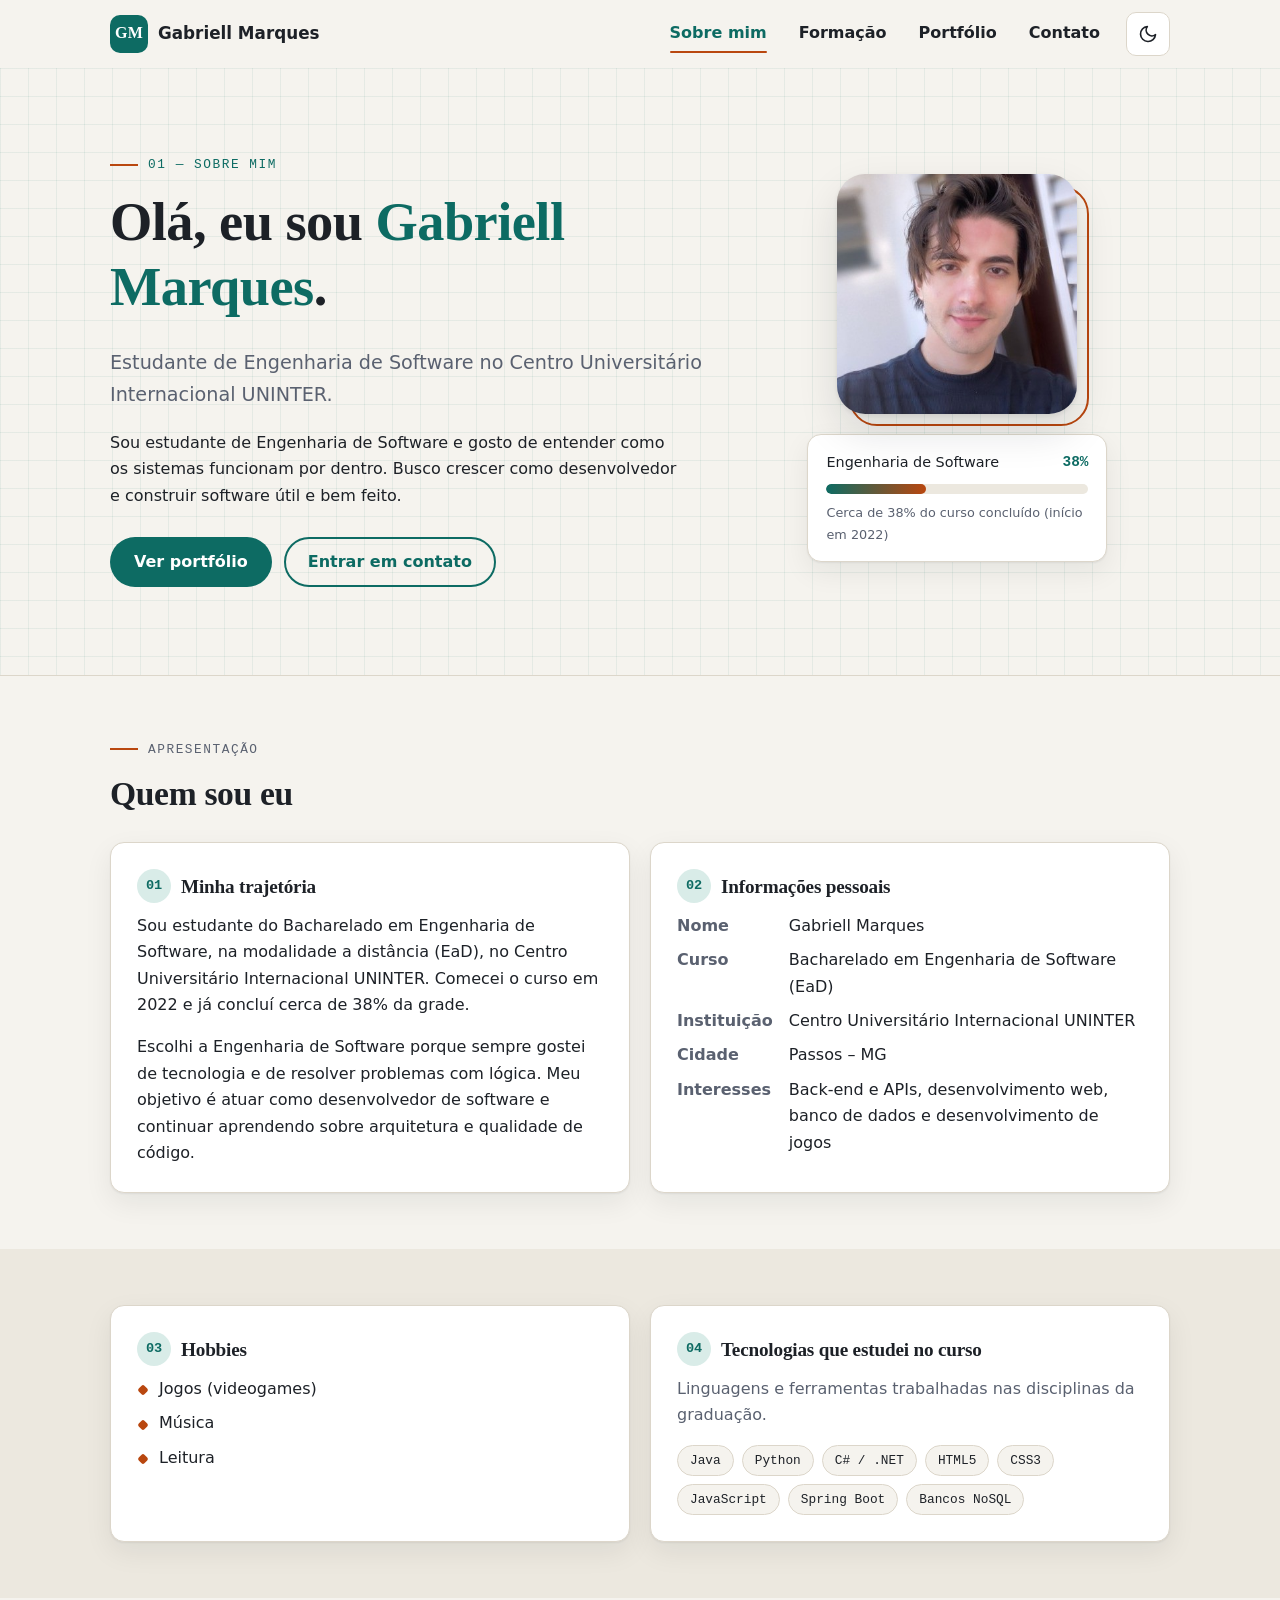
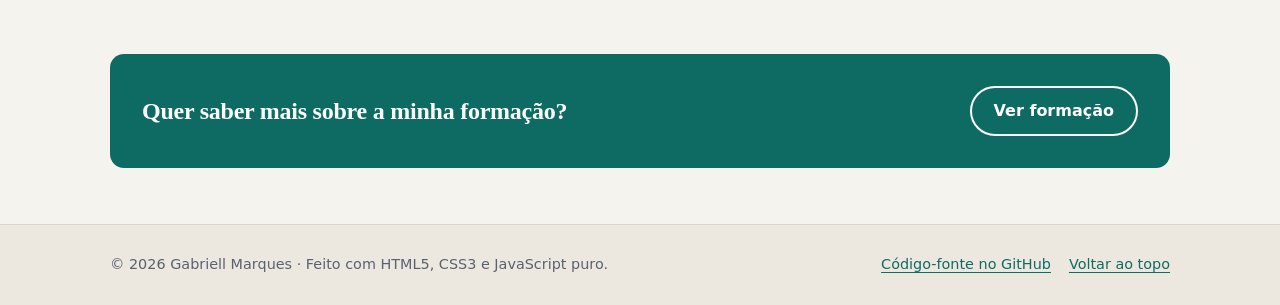
<file: index.html>
<!DOCTYPE html>
<!--
  ============================================================================
  Currículo Online — Gabriell Marques
  Página: Sobre mim (index.html — é a página inicial do site)

  Estrutura do site (modelo de páginas separadas):
    index.html     -> Sobre mim
    formacao.html  -> Formação
    portfolio.html -> Portfólio
    contato.html   -> Contato (formulário com validação em JavaScript)
    css/estilo.css -> estilos de todas as páginas
    js/script.js   -> comportamento de todas as páginas
  ============================================================================
-->
<html lang="pt-BR">
<head>
  <meta charset="UTF-8">
  <!-- viewport: faz o site se adaptar à largura da tela do celular -->
  <meta name="viewport" content="width=device-width, initial-scale=1.0">
  <meta name="description" content="Currículo online de Gabriell Marques, estudante de Engenharia de Software no Centro Universitário Internacional UNINTER.">
  <meta name="author" content="Gabriell Marques">
  <title>Sobre mim | Gabriell Marques</title>
  <link rel="icon" href="img/favicon.svg" type="image/svg+xml">
  <link rel="stylesheet" href="css/estilo.css">
  <!-- Sem "defer": aplica o tema salvo antes de desenhar a página (ver comentário no script) -->
  <script src="js/script.js"></script>
</head>
<body>
  <!-- Atalho para quem navega pelo teclado pular direto o menu -->
  <a class="pular-conteudo" href="#conteudo">Pular para o conteúdo</a>

  <!-- ===================== CABEÇALHO E MENU (igual em todas as páginas) ===================== -->
  <header class="topo" id="topo">
    <div class="container topo__interno">
      <a class="marca" href="index.html" aria-label="Gabriell Marques, página inicial">
        <span class="marca__monograma" aria-hidden="true">GM</span>
        <span class="marca__nome">Gabriell Marques</span>
      </a>

      <!-- Botão do menu no celular: o JavaScript abre/fecha o menu e atualiza aria-expanded -->
      <button class="menu-botao" id="menu-botao" type="button" aria-controls="menu-principal" aria-expanded="false" aria-label="Abrir menu">
        <span class="menu-botao__linha"></span>
        <span class="menu-botao__linha"></span>
        <span class="menu-botao__linha"></span>
      </button>

      <!-- Menu principal com os 4 links obrigatórios; aria-current marca a página atual -->
      <nav class="menu" id="menu-principal" aria-label="Menu principal">
        <ul class="menu__lista">
          <li><a class="menu__link" href="index.html" aria-current="page">Sobre mim</a></li>
          <li><a class="menu__link" href="formacao.html">Formação</a></li>
          <li><a class="menu__link" href="portfolio.html">Portfólio</a></li>
          <li><a class="menu__link" href="contato.html">Contato</a></li>
        </ul>
      </nav>

      <!-- Alterna entre tema claro e escuro (o ícone exibido depende do tema atual) -->
      <button class="tema-botao" id="tema-botao" type="button" aria-label="Alternar tema claro/escuro">
        <svg class="icone-lua" viewBox="0 0 24 24" fill="none" stroke="currentColor" stroke-width="2" stroke-linecap="round" stroke-linejoin="round" aria-hidden="true">
          <path d="M21 12.8A9 9 0 1 1 11.2 3a7 7 0 0 0 9.8 9.8z"></path>
        </svg>
        <svg class="icone-sol" viewBox="0 0 24 24" fill="none" stroke="currentColor" stroke-width="2" stroke-linecap="round" stroke-linejoin="round" aria-hidden="true">
          <circle cx="12" cy="12" r="4"></circle>
          <path d="M12 2v2M12 20v2M4.9 4.9l1.4 1.4M17.7 17.7l1.4 1.4M2 12h2M20 12h2M4.9 19.1l1.4-1.4M17.7 6.3l1.4-1.4"></path>
        </svg>
      </button>
    </div>
  </header>

  <main id="conteudo">
    <!-- ===================== ABERTURA (HERO) ===================== -->
    <section class="hero" aria-labelledby="titulo-pagina">
      <div class="container hero__interno">
        <div class="hero__texto">
          <p class="rotulo">01 — Sobre mim</p>
          <h1 id="titulo-pagina">Olá, eu sou <span class="destaque">Gabriell Marques</span>.</h1>
          <p class="hero__subtitulo">Estudante de Engenharia de Software no Centro Universitário Internacional UNINTER.</p>
          <!-- CONTEÚDO: frase curta de apresentação (texto do próprio autor) -->
          <p class="hero__chamada">Sou estudante de Engenharia de Software e gosto de entender como os sistemas funcionam por dentro. Busco crescer como desenvolvedor e construir software útil e bem feito.</p>
          <div class="hero__acoes">
            <a class="botao botao--primario" href="portfolio.html">Ver portfólio</a>
            <a class="botao botao--secundario" href="contato.html">Entrar em contato</a>
          </div>
        </div>

        <figure class="hero__lateral">
          <!-- Foto dentro do contêiner .avatar: assim a moldura (pseudoelemento ::after) continua aparecendo -->
          <div class="avatar avatar--foto">
            <img src="img/foto-gabriell.jpg" alt="Foto de Gabriell Marques" width="240" height="240">
          </div>

          <!-- Barra de progresso do curso: a largura vem da variável CSS --progresso -->
          <figcaption class="progresso">
            <span class="progresso__topo">
              <span>Engenharia de Software</span>
              <span class="progresso__valor">38%</span>
            </span>
            <span class="progresso__trilho" role="progressbar" aria-valuemin="0" aria-valuemax="100" aria-valuenow="38" aria-label="Progresso no curso">
              <span class="progresso__barra" style="--progresso: 38%;"></span>
            </span>
            <span class="progresso__legenda">Cerca de 38% do curso concluído (início em 2022)</span>
          </figcaption>
        </figure>
      </div>
    </section>

    <!-- ===================== APRESENTAÇÃO E INFORMAÇÕES PESSOAIS ===================== -->
    <section class="secao" aria-labelledby="titulo-apresentacao">
      <div class="container">
        <header class="secao__cabecalho">
          <p class="rotulo">Apresentação</p>
          <h2 id="titulo-apresentacao">Quem sou eu</h2>
        </header>

        <div class="grade grade--2">
          <!-- Cartão: texto de apresentação -->
          <article class="cartao">
            <h3><span class="cartao__icone" aria-hidden="true">01</span> Minha trajetória</h3>
            <p>Sou estudante do Bacharelado em Engenharia de Software, na modalidade a distância (EaD), no Centro Universitário Internacional UNINTER. Comecei o curso em 2022 e já concluí cerca de 38% da grade.</p>
            <p>Escolhi a Engenharia de Software porque sempre gostei de tecnologia e de resolver problemas com lógica. Meu objetivo é atuar como desenvolvedor de software e continuar aprendendo sobre arquitetura e qualidade de código.</p>
          </article>

          <!-- Cartão: informações pessoais em lista de definição (dl/dt/dd) -->
          <article class="cartao">
            <h3><span class="cartao__icone" aria-hidden="true">02</span> Informações pessoais</h3>
            <dl class="dados">
              <dt>Nome</dt>
              <dd>Gabriell Marques</dd>
              <dt>Curso</dt>
              <dd>Bacharelado em Engenharia de Software (EaD)</dd>
              <dt>Instituição</dt>
              <dd>Centro Universitário Internacional UNINTER</dd>
              <dt>Cidade</dt>
              <dd>Passos – MG</dd>
              <dt>Interesses</dt>
              <dd>Back-end e APIs, desenvolvimento web, banco de dados e desenvolvimento de jogos</dd>
            </dl>
          </article>
        </div>
      </div>
    </section>

    <!-- ===================== HOBBIES E TECNOLOGIAS ===================== -->
    <section class="secao secao--alternada" aria-labelledby="titulo-hobbies">
      <div class="container">
        <div class="grade grade--2">
          <article class="cartao">
            <h3 id="titulo-hobbies"><span class="cartao__icone" aria-hidden="true">03</span> Hobbies</h3>
            <ul class="lista-marcada">
              <li>Jogos (videogames)</li>
              <li>Música</li>
              <li>Leitura</li>
            </ul>
          </article>

          <article class="cartao">
            <h3><span class="cartao__icone" aria-hidden="true">04</span> Tecnologias que estudei no curso</h3>
            <p class="texto-suave">Linguagens e ferramentas trabalhadas nas disciplinas da graduação.</p>
            <ul class="etiquetas">
              <li class="etiqueta">Java</li>
              <li class="etiqueta">Python</li>
              <li class="etiqueta">C# / .NET</li>
              <li class="etiqueta">HTML5</li>
              <li class="etiqueta">CSS3</li>
              <li class="etiqueta">JavaScript</li>
              <li class="etiqueta">Spring Boot</li>
              <li class="etiqueta">Bancos NoSQL</li>
            </ul>
          </article>
        </div>
      </div>
    </section>

    <!-- ===================== CHAMADA PARA AS OUTRAS PÁGINAS ===================== -->
    <section class="secao" aria-label="Próximos passos">
      <div class="container">
        <div class="chamada-final">
          <h2>Quer saber mais sobre a minha formação?</h2>
          <a class="botao botao--secundario" href="formacao.html">Ver formação</a>
        </div>
      </div>
    </section>
  </main>

  <!-- ===================== RODAPÉ (igual em todas as páginas) ===================== -->
  <footer class="rodape">
    <div class="container rodape__interno">
      <!-- O ano é atualizado pelo JavaScript (função atualizarAnoRodape) -->
      <p>&copy; <span id="ano-atual">2026</span> Gabriell Marques · Feito com HTML5, CSS3 e JavaScript puro.</p>
      <ul class="rodape__links">
        <li><a href="https://github.com/GKMCM/gabriell-marques-portfolio">Código-fonte no GitHub</a></li>
        <li><a href="#topo">Voltar ao topo</a></li>
      </ul>
    </div>
  </footer>
</body>
</html>
</file>
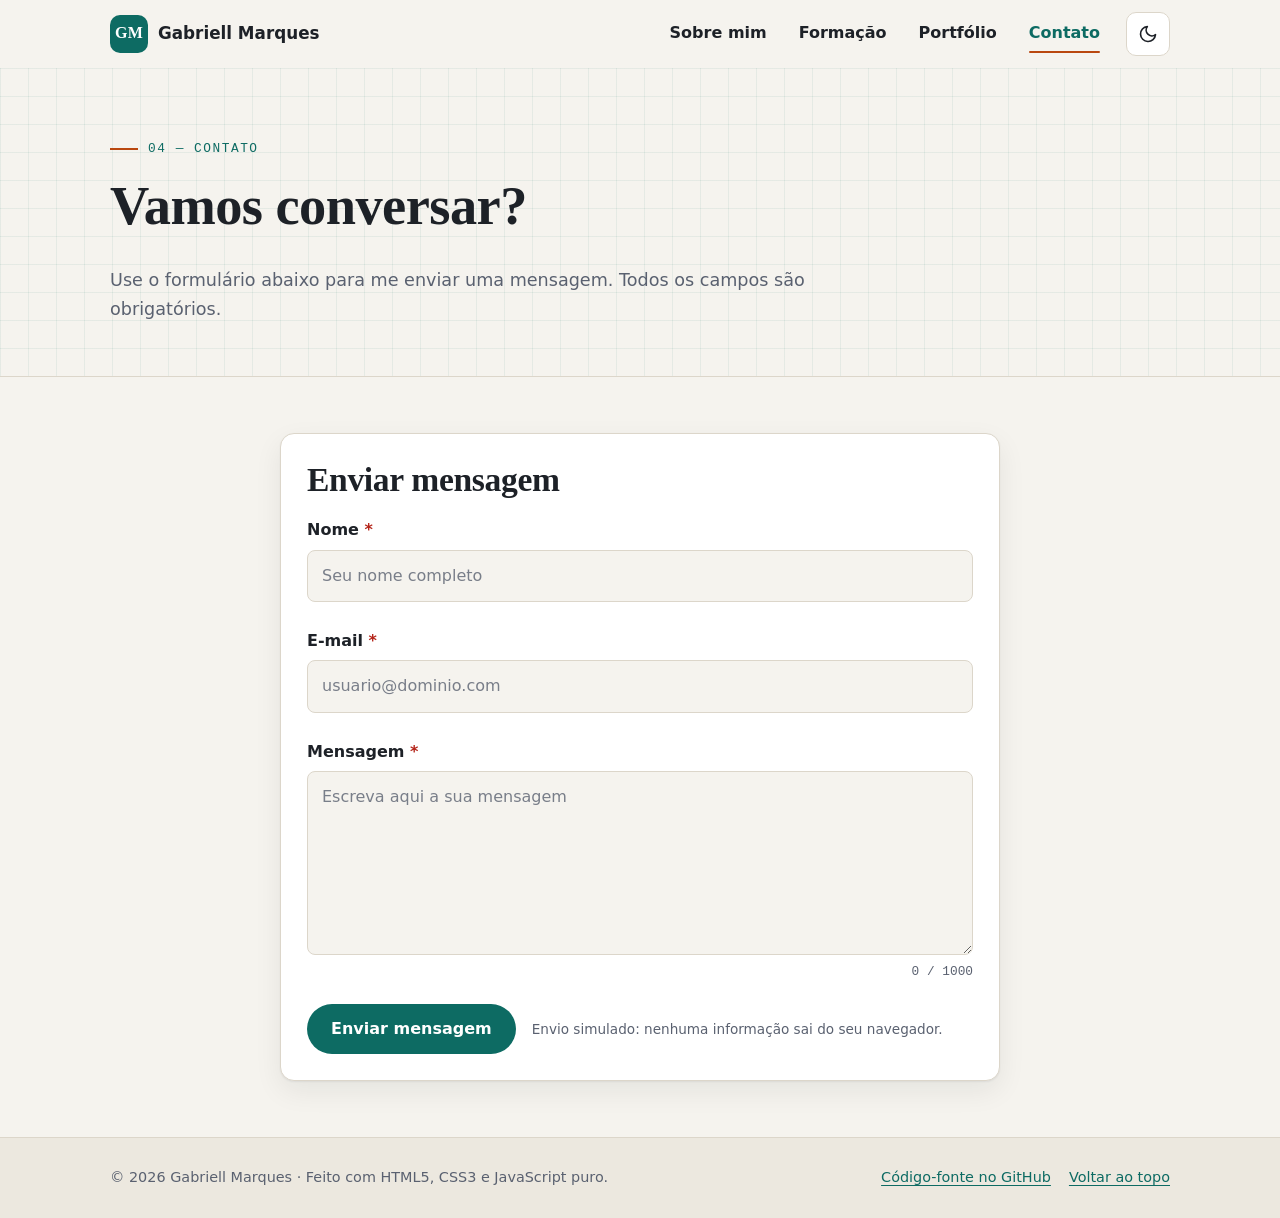
<file: contato.html>
<!DOCTYPE html>
<!--
  Currículo Online — Gabriell Marques
  Página: Contato (formulário com nome, e-mail e mensagem)
  A validação e a simulação do envio estão em js/script.js
  (função configurarFormularioContato).
-->
<html lang="pt-BR">
<head>
  <meta charset="UTF-8">
  <meta name="viewport" content="width=device-width, initial-scale=1.0">
  <meta name="description" content="Entre em contato com Gabriell Marques pelo formulário.">
  <meta name="author" content="Gabriell Marques">
  <title>Contato | Gabriell Marques</title>
  <link rel="icon" href="img/favicon.svg" type="image/svg+xml">
  <link rel="stylesheet" href="css/estilo.css">
  <script src="js/script.js"></script>
</head>
<body>
  <a class="pular-conteudo" href="#conteudo">Pular para o conteúdo</a>

  <!-- ===================== CABEÇALHO E MENU (igual em todas as páginas) ===================== -->
  <header class="topo" id="topo">
    <div class="container topo__interno">
      <a class="marca" href="index.html" aria-label="Gabriell Marques, página inicial">
        <span class="marca__monograma" aria-hidden="true">GM</span>
        <span class="marca__nome">Gabriell Marques</span>
      </a>

      <button class="menu-botao" id="menu-botao" type="button" aria-controls="menu-principal" aria-expanded="false" aria-label="Abrir menu">
        <span class="menu-botao__linha"></span>
        <span class="menu-botao__linha"></span>
        <span class="menu-botao__linha"></span>
      </button>

      <nav class="menu" id="menu-principal" aria-label="Menu principal">
        <ul class="menu__lista">
          <li><a class="menu__link" href="index.html">Sobre mim</a></li>
          <li><a class="menu__link" href="formacao.html">Formação</a></li>
          <li><a class="menu__link" href="portfolio.html">Portfólio</a></li>
          <li><a class="menu__link" href="contato.html" aria-current="page">Contato</a></li>
        </ul>
      </nav>

      <button class="tema-botao" id="tema-botao" type="button" aria-label="Alternar tema claro/escuro">
        <svg class="icone-lua" viewBox="0 0 24 24" fill="none" stroke="currentColor" stroke-width="2" stroke-linecap="round" stroke-linejoin="round" aria-hidden="true">
          <path d="M21 12.8A9 9 0 1 1 11.2 3a7 7 0 0 0 9.8 9.8z"></path>
        </svg>
        <svg class="icone-sol" viewBox="0 0 24 24" fill="none" stroke="currentColor" stroke-width="2" stroke-linecap="round" stroke-linejoin="round" aria-hidden="true">
          <circle cx="12" cy="12" r="4"></circle>
          <path d="M12 2v2M12 20v2M4.9 4.9l1.4 1.4M17.7 17.7l1.4 1.4M2 12h2M20 12h2M4.9 19.1l1.4-1.4M17.7 6.3l1.4-1.4"></path>
        </svg>
      </button>
    </div>
  </header>

  <main id="conteudo">
    <!-- ===================== CABEÇALHO DA PÁGINA ===================== -->
    <section class="cabecalho-pagina" aria-labelledby="titulo-pagina">
      <div class="container">
        <p class="rotulo">04 — Contato</p>
        <h1 id="titulo-pagina">Vamos conversar?</h1>
        <p>Use o formulário abaixo para me enviar uma mensagem. Todos os campos são obrigatórios.</p>
      </div>
    </section>

    <section class="secao" aria-label="Formulário de contato">
      <div class="container contato">
        <!-- ===================== FORMULÁRIO ===================== -->
        <div class="cartao">
          <h2>Enviar mensagem</h2>
          <!--
            novalidate desliga os balões de validação do navegador:
            quem valida é o nosso JavaScript, com mensagens em português
            exibidas embaixo de cada campo.
          -->
          <form class="formulario" id="form-contato" action="#" method="post" novalidate>
            <div class="campo">
              <label for="nome">Nome <span class="obrigatorio" aria-hidden="true">*</span></label>
              <input type="text" id="nome" name="nome" autocomplete="name" placeholder="Seu nome completo" maxlength="80" required aria-describedby="erro-nome">
              <!-- O texto do erro é inserido pelo JavaScript; aria-live faz o leitor de tela anunciá-lo -->
              <p class="campo__erro" id="erro-nome" aria-live="polite"></p>
            </div>

            <div class="campo">
              <label for="email">E-mail <span class="obrigatorio" aria-hidden="true">*</span></label>
              <input type="email" id="email" name="email" autocomplete="email" placeholder="usuario@dominio.com" maxlength="120" required aria-describedby="erro-email">
              <p class="campo__erro" id="erro-email" aria-live="polite"></p>
            </div>

            <div class="campo">
              <label for="mensagem">Mensagem <span class="obrigatorio" aria-hidden="true">*</span></label>
              <textarea id="mensagem" name="mensagem" rows="6" placeholder="Escreva aqui a sua mensagem" maxlength="1000" required aria-describedby="erro-mensagem contador-mensagem"></textarea>
              <div class="campo__rodape">
                <p class="campo__erro" id="erro-mensagem" aria-live="polite"></p>
                <!-- Contador de caracteres atualizado a cada tecla -->
                <p class="campo__contador" id="contador-mensagem">0 / 1000</p>
              </div>
            </div>

            <!-- Resumo dos erros: fica escondido (hidden) até uma tentativa de envio falhar -->
            <p class="formulario__status" id="form-status" role="alert" hidden></p>

            <div class="formulario__acoes">
              <button class="botao botao--primario" id="botao-enviar" type="submit">Enviar mensagem</button>
              <p class="formulario__nota">Envio simulado: nenhuma informação sai do seu navegador.</p>
            </div>
          </form>
        </div>
      </div>
    </section>
  </main>

  <!-- ===================== MODAL DE CONFIRMAÇÃO =====================
       <dialog> é um elemento do HTML5 para caixas de diálogo.
       O JavaScript abre com showModal() depois do envio simulado. -->
  <dialog class="modal" id="modal-sucesso" aria-labelledby="modal-titulo" aria-describedby="modal-texto">
    <div class="modal__conteudo">
      <span class="modal__icone" aria-hidden="true">
        <svg viewBox="0 0 24 24" fill="none" stroke="currentColor" stroke-width="2.5" stroke-linecap="round" stroke-linejoin="round">
          <path d="M20 6 9 17l-5-5"></path>
        </svg>
      </span>
      <h2 id="modal-titulo">Mensagem enviada com sucesso!</h2>
      <p id="modal-texto">Obrigado pelo contato. Os campos do formulário foram limpos.</p>
      <button class="botao botao--primario" id="modal-fechar" type="button">Fechar</button>
    </div>
  </dialog>

  <!-- ===================== RODAPÉ (igual em todas as páginas) ===================== -->
  <footer class="rodape">
    <div class="container rodape__interno">
      <p>&copy; <span id="ano-atual">2026</span> Gabriell Marques · Feito com HTML5, CSS3 e JavaScript puro.</p>
      <ul class="rodape__links">
        <li><a href="https://github.com/GKMCM/gabriell-marques-portfolio">Código-fonte no GitHub</a></li>
        <li><a href="#topo">Voltar ao topo</a></li>
      </ul>
    </div>
  </footer>
</body>
</html>
</file>
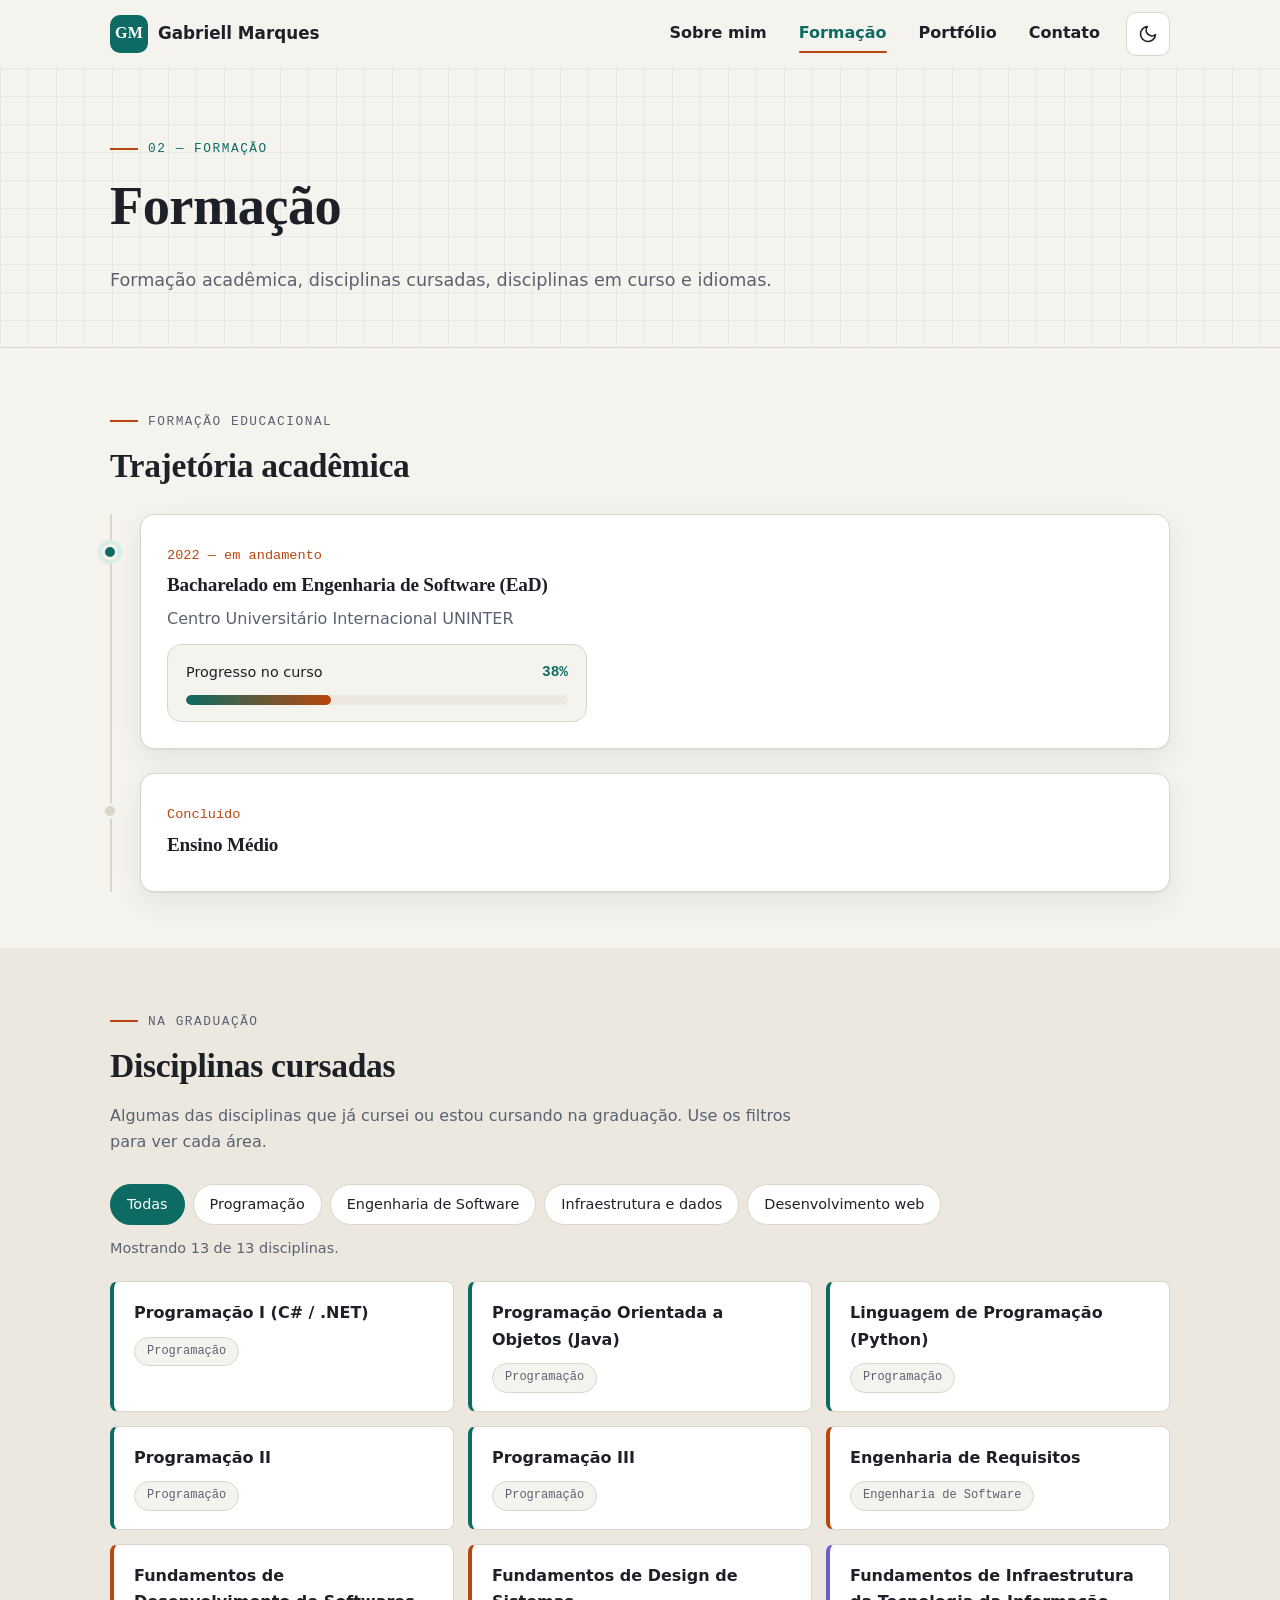
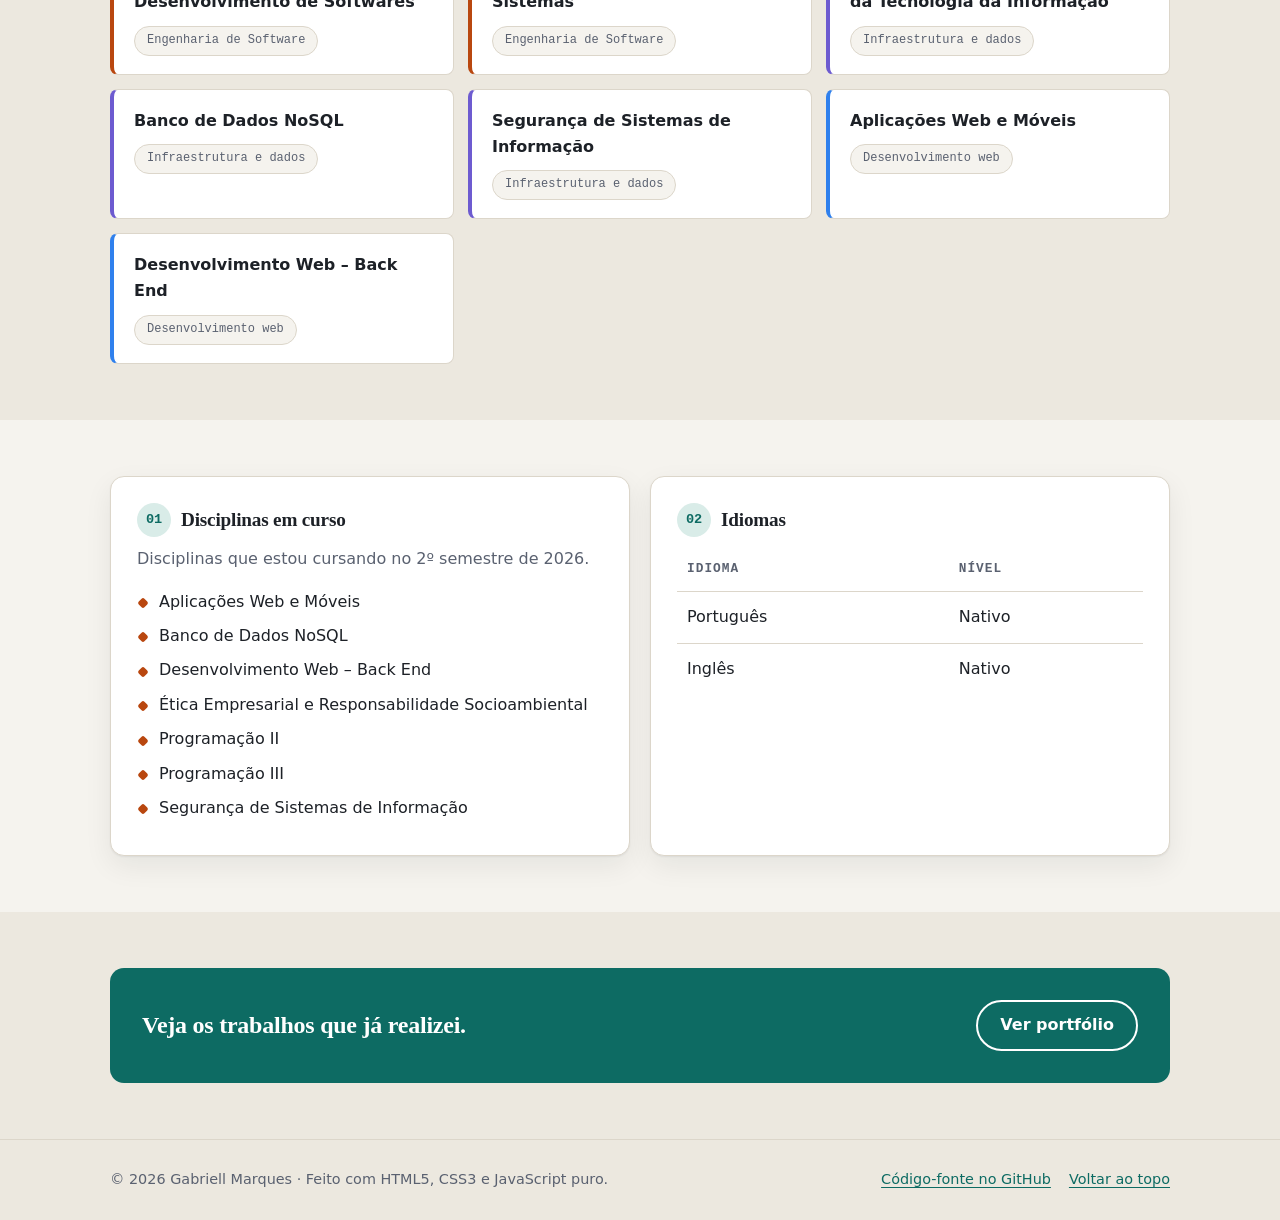
<file: formacao.html>
<!DOCTYPE html>
<!--
  Currículo Online — Gabriell Marques
  Página: Formação (formação acadêmica, disciplinas, cursos e idiomas)
-->
<html lang="pt-BR">
<head>
  <meta charset="UTF-8">
  <meta name="viewport" content="width=device-width, initial-scale=1.0">
  <meta name="description" content="Formação de Gabriell Marques: Bacharelado em Engenharia de Software no Centro Universitário Internacional UNINTER, disciplinas cursadas, cursos e idiomas.">
  <meta name="author" content="Gabriell Marques">
  <title>Formação | Gabriell Marques</title>
  <link rel="icon" href="img/favicon.svg" type="image/svg+xml">
  <link rel="stylesheet" href="css/estilo.css">
  <script src="js/script.js"></script>
</head>
<body>
  <a class="pular-conteudo" href="#conteudo">Pular para o conteúdo</a>

  <!-- ===================== CABEÇALHO E MENU (igual em todas as páginas) ===================== -->
  <header class="topo" id="topo">
    <div class="container topo__interno">
      <a class="marca" href="index.html" aria-label="Gabriell Marques, página inicial">
        <span class="marca__monograma" aria-hidden="true">GM</span>
        <span class="marca__nome">Gabriell Marques</span>
      </a>

      <button class="menu-botao" id="menu-botao" type="button" aria-controls="menu-principal" aria-expanded="false" aria-label="Abrir menu">
        <span class="menu-botao__linha"></span>
        <span class="menu-botao__linha"></span>
        <span class="menu-botao__linha"></span>
      </button>

      <nav class="menu" id="menu-principal" aria-label="Menu principal">
        <ul class="menu__lista">
          <li><a class="menu__link" href="index.html">Sobre mim</a></li>
          <li><a class="menu__link" href="formacao.html" aria-current="page">Formação</a></li>
          <li><a class="menu__link" href="portfolio.html">Portfólio</a></li>
          <li><a class="menu__link" href="contato.html">Contato</a></li>
        </ul>
      </nav>

      <button class="tema-botao" id="tema-botao" type="button" aria-label="Alternar tema claro/escuro">
        <svg class="icone-lua" viewBox="0 0 24 24" fill="none" stroke="currentColor" stroke-width="2" stroke-linecap="round" stroke-linejoin="round" aria-hidden="true">
          <path d="M21 12.8A9 9 0 1 1 11.2 3a7 7 0 0 0 9.8 9.8z"></path>
        </svg>
        <svg class="icone-sol" viewBox="0 0 24 24" fill="none" stroke="currentColor" stroke-width="2" stroke-linecap="round" stroke-linejoin="round" aria-hidden="true">
          <circle cx="12" cy="12" r="4"></circle>
          <path d="M12 2v2M12 20v2M4.9 4.9l1.4 1.4M17.7 17.7l1.4 1.4M2 12h2M20 12h2M4.9 19.1l1.4-1.4M17.7 6.3l1.4-1.4"></path>
        </svg>
      </button>
    </div>
  </header>

  <main id="conteudo">
    <!-- ===================== CABEÇALHO DA PÁGINA ===================== -->
    <section class="cabecalho-pagina" aria-labelledby="titulo-pagina">
      <div class="container">
        <p class="rotulo">02 — Formação</p>
        <h1 id="titulo-pagina">Formação</h1>
        <p>Formação acadêmica, disciplinas cursadas, disciplinas em curso e idiomas.</p>
      </div>
    </section>

    <!-- ===================== FORMAÇÃO EDUCACIONAL (linha do tempo) ===================== -->
    <section class="secao" aria-labelledby="titulo-academica">
      <div class="container">
        <header class="secao__cabecalho">
          <p class="rotulo">Formação educacional</p>
          <h2 id="titulo-academica">Trajetória acadêmica</h2>
        </header>

        <!-- Lista ordenada: a ordem (mais recente primeiro) faz parte do conteúdo -->
        <ol class="linha-tempo">
          <li class="linha-tempo__item linha-tempo__item--atual">
            <article class="cartao">
              <span class="linha-tempo__periodo">2022 — em andamento</span>
              <h3>Bacharelado em Engenharia de Software (EaD)</h3>
              <p class="linha-tempo__instituicao">Centro Universitário Internacional UNINTER</p>
              <div class="progresso">
                <span class="progresso__topo">
                  <span>Progresso no curso</span>
                  <span class="progresso__valor">38%</span>
                </span>
                <span class="progresso__trilho" role="progressbar" aria-valuemin="0" aria-valuemax="100" aria-valuenow="38" aria-label="Progresso no curso">
                  <span class="progresso__barra" style="--progresso: 38%;"></span>
                </span>
              </div>
            </article>
          </li>

          <!-- Formação anterior -->
          <li class="linha-tempo__item">
            <article class="cartao">
              <span class="linha-tempo__periodo">Concluído</span>
              <h3>Ensino Médio</h3>
            </article>
          </li>
        </ol>
      </div>
    </section>

    <!-- ===================== DISCIPLINAS (com filtro em JavaScript) ===================== -->
    <section class="secao secao--alternada" aria-labelledby="titulo-disciplinas">
      <div class="container">
        <header class="secao__cabecalho">
          <p class="rotulo">Na graduação</p>
          <h2 id="titulo-disciplinas">Disciplinas cursadas</h2>
          <p>Algumas das disciplinas que já cursei ou estou cursando na graduação. Use os filtros para ver cada área.</p>
        </header>

        <!-- Cada botão tem um data-area; o script esconde as disciplinas de outras áreas -->
        <div class="filtros" role="group" aria-label="Filtrar disciplinas por área">
          <button class="filtro__botao" type="button" data-area="todas" aria-pressed="true">Todas</button>
          <button class="filtro__botao" type="button" data-area="programacao" aria-pressed="false">Programação</button>
          <button class="filtro__botao" type="button" data-area="engenharia" aria-pressed="false">Engenharia de Software</button>
          <button class="filtro__botao" type="button" data-area="infra-dados" aria-pressed="false">Infraestrutura e dados</button>
          <button class="filtro__botao" type="button" data-area="web" aria-pressed="false">Desenvolvimento web</button>
        </div>
        <!-- aria-live: leitores de tela anunciam a nova contagem após filtrar -->
        <p class="filtros__contagem" id="filtro-contagem" aria-live="polite"></p>

        <ul class="disciplinas">
          <li class="disciplina" data-area="programacao">Programação I (C# / .NET) <span class="etiqueta">Programação</span></li>
          <li class="disciplina" data-area="programacao">Programação Orientada a Objetos (Java) <span class="etiqueta">Programação</span></li>
          <li class="disciplina" data-area="programacao">Linguagem de Programação (Python) <span class="etiqueta">Programação</span></li>
          <li class="disciplina" data-area="programacao">Programação II <span class="etiqueta">Programação</span></li>
          <li class="disciplina" data-area="programacao">Programação III <span class="etiqueta">Programação</span></li>
          <li class="disciplina" data-area="engenharia">Engenharia de Requisitos <span class="etiqueta">Engenharia de Software</span></li>
          <li class="disciplina" data-area="engenharia">Fundamentos de Desenvolvimento de Softwares <span class="etiqueta">Engenharia de Software</span></li>
          <li class="disciplina" data-area="engenharia">Fundamentos de Design de Sistemas <span class="etiqueta">Engenharia de Software</span></li>
          <li class="disciplina" data-area="infra-dados">Fundamentos de Infraestrutura da Tecnologia da Informação <span class="etiqueta">Infraestrutura e dados</span></li>
          <li class="disciplina" data-area="infra-dados">Banco de Dados NoSQL <span class="etiqueta">Infraestrutura e dados</span></li>
          <li class="disciplina" data-area="infra-dados">Segurança de Sistemas de Informação <span class="etiqueta">Infraestrutura e dados</span></li>
          <li class="disciplina" data-area="web">Aplicações Web e Móveis <span class="etiqueta">Desenvolvimento web</span></li>
          <li class="disciplina" data-area="web">Desenvolvimento Web – Back End <span class="etiqueta">Desenvolvimento web</span></li>
        </ul>
      </div>
    </section>

    <!-- ===================== CURSOS COMPLEMENTARES E IDIOMAS ===================== -->
    <section class="secao" aria-label="Disciplinas em curso e idiomas">
      <div class="container">
        <div class="grade grade--2">
          <article class="cartao" aria-labelledby="titulo-em-curso">
            <h3 id="titulo-em-curso"><span class="cartao__icone" aria-hidden="true">01</span> Disciplinas em curso</h3>
            <p class="texto-suave">Disciplinas que estou cursando no 2º semestre de 2026.</p>
            <ul class="lista-marcada">
              <li>Aplicações Web e Móveis</li>
              <li>Banco de Dados NoSQL</li>
              <li>Desenvolvimento Web – Back End</li>
              <li>Ética Empresarial e Responsabilidade Socioambiental</li>
              <li>Programação II</li>
              <li>Programação III</li>
              <li>Segurança de Sistemas de Informação</li>
            </ul>
          </article>

          <article class="cartao" aria-labelledby="titulo-idiomas">
            <h3 id="titulo-idiomas"><span class="cartao__icone" aria-hidden="true">02</span> Idiomas</h3>
            <!-- Tabela simples: idioma x nível -->
            <table class="tabela">
              <thead>
                <tr>
                  <th scope="col">Idioma</th>
                  <th scope="col">Nível</th>
                </tr>
              </thead>
              <tbody>
                <tr>
                  <td>Português</td>
                  <td>Nativo</td>
                </tr>
                <tr>
                  <td>Inglês</td>
                  <td>Nativo</td>
                </tr>
              </tbody>
            </table>
          </article>
        </div>
      </div>
    </section>

    <section class="secao secao--alternada" aria-label="Próximos passos">
      <div class="container">
        <div class="chamada-final">
          <h2>Veja os trabalhos que já realizei.</h2>
          <a class="botao botao--secundario" href="portfolio.html">Ver portfólio</a>
        </div>
      </div>
    </section>
  </main>

  <!-- ===================== RODAPÉ (igual em todas as páginas) ===================== -->
  <footer class="rodape">
    <div class="container rodape__interno">
      <p>&copy; <span id="ano-atual">2026</span> Gabriell Marques · Feito com HTML5, CSS3 e JavaScript puro.</p>
      <ul class="rodape__links">
        <li><a href="https://github.com/GKMCM/gabriell-marques-portfolio">Código-fonte no GitHub</a></li>
        <li><a href="#topo">Voltar ao topo</a></li>
      </ul>
    </div>
  </footer>
</body>
</html>
</file>
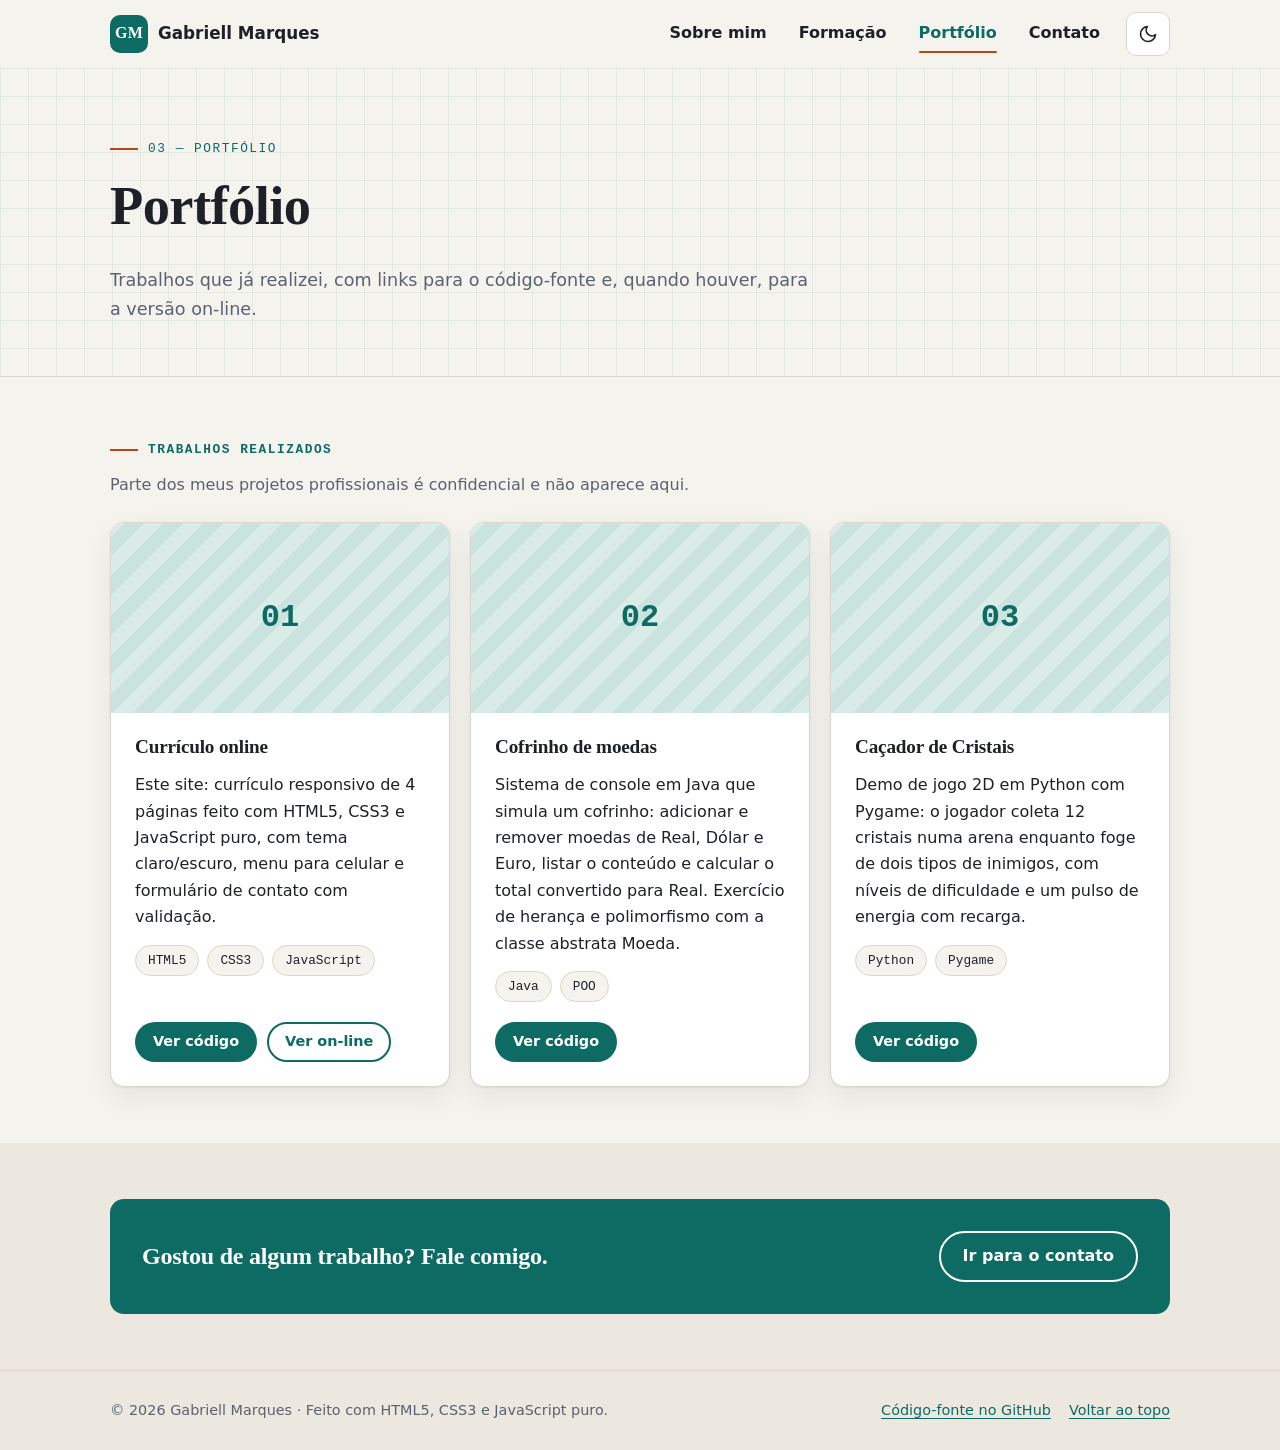
<file: portfolio.html>
<!DOCTYPE html>
<!--
  Currículo Online — Gabriell Marques
  Página: Portfólio (trabalhos já realizados, com links)
-->
<html lang="pt-BR">
<head>
  <meta charset="UTF-8">
  <meta name="viewport" content="width=device-width, initial-scale=1.0">
  <meta name="description" content="Portfólio de Gabriell Marques: trabalhos realizados, com links para o código-fonte.">
  <meta name="author" content="Gabriell Marques">
  <title>Portfólio | Gabriell Marques</title>
  <link rel="icon" href="img/favicon.svg" type="image/svg+xml">
  <link rel="stylesheet" href="css/estilo.css">
  <script src="js/script.js"></script>
</head>
<body>
  <a class="pular-conteudo" href="#conteudo">Pular para o conteúdo</a>

  <!-- ===================== CABEÇALHO E MENU (igual em todas as páginas) ===================== -->
  <header class="topo" id="topo">
    <div class="container topo__interno">
      <a class="marca" href="index.html" aria-label="Gabriell Marques, página inicial">
        <span class="marca__monograma" aria-hidden="true">GM</span>
        <span class="marca__nome">Gabriell Marques</span>
      </a>

      <button class="menu-botao" id="menu-botao" type="button" aria-controls="menu-principal" aria-expanded="false" aria-label="Abrir menu">
        <span class="menu-botao__linha"></span>
        <span class="menu-botao__linha"></span>
        <span class="menu-botao__linha"></span>
      </button>

      <nav class="menu" id="menu-principal" aria-label="Menu principal">
        <ul class="menu__lista">
          <li><a class="menu__link" href="index.html">Sobre mim</a></li>
          <li><a class="menu__link" href="formacao.html">Formação</a></li>
          <li><a class="menu__link" href="portfolio.html" aria-current="page">Portfólio</a></li>
          <li><a class="menu__link" href="contato.html">Contato</a></li>
        </ul>
      </nav>

      <button class="tema-botao" id="tema-botao" type="button" aria-label="Alternar tema claro/escuro">
        <svg class="icone-lua" viewBox="0 0 24 24" fill="none" stroke="currentColor" stroke-width="2" stroke-linecap="round" stroke-linejoin="round" aria-hidden="true">
          <path d="M21 12.8A9 9 0 1 1 11.2 3a7 7 0 0 0 9.8 9.8z"></path>
        </svg>
        <svg class="icone-sol" viewBox="0 0 24 24" fill="none" stroke="currentColor" stroke-width="2" stroke-linecap="round" stroke-linejoin="round" aria-hidden="true">
          <circle cx="12" cy="12" r="4"></circle>
          <path d="M12 2v2M12 20v2M4.9 4.9l1.4 1.4M17.7 17.7l1.4 1.4M2 12h2M20 12h2M4.9 19.1l1.4-1.4M17.7 6.3l1.4-1.4"></path>
        </svg>
      </button>
    </div>
  </header>

  <main id="conteudo">
    <!-- ===================== CABEÇALHO DA PÁGINA ===================== -->
    <section class="cabecalho-pagina" aria-labelledby="titulo-pagina">
      <div class="container">
        <p class="rotulo">03 — Portfólio</p>
        <h1 id="titulo-pagina">Portfólio</h1>
        <p>Trabalhos que já realizei, com links para o código-fonte e, quando houver, para a versão on-line.</p>
      </div>
    </section>

    <!-- ===================== LISTA DE PROJETOS ===================== -->
    <section class="secao" aria-labelledby="titulo-projetos">
      <div class="container">
        <h2 id="titulo-projetos" class="rotulo">Trabalhos realizados</h2>
        <p class="texto-suave portfolio__nota">Parte dos meus projetos profissionais é confidencial e não aparece aqui.</p>

        <!--
          COMO ADICIONAR UM PROJETO: copie um <article class="projeto"> inteiro e troque:
            - a capa (as iniciais do projeto ou uma <img> com alt descritivo);
            - o título, a descrição e as etiquetas de tecnologia;
            - os links: <a class="botao botao--primario" href="https://github.com/...">Ver código</a>
          Links externos abrem em nova aba com target="_blank" rel="noopener".
        -->
        <div class="grade grade--3">
          <article class="projeto">
            <figure class="projeto__capa" aria-hidden="true">01</figure>
            <div class="projeto__corpo">
              <h3>Currículo online</h3>
              <p>Este site: currículo responsivo de 4 páginas feito com HTML5, CSS3 e JavaScript puro, com tema claro/escuro, menu para celular e formulário de contato com validação.</p>
              <ul class="etiquetas" aria-label="Tecnologias usadas">
                <li class="etiqueta">HTML5</li>
                <li class="etiqueta">CSS3</li>
                <li class="etiqueta">JavaScript</li>
              </ul>
              <div class="projeto__links">
                <a class="botao botao--primario" href="https://github.com/GKMCM/gabriell-marques-portfolio" target="_blank" rel="noopener">Ver código</a>
                <a class="botao botao--secundario" href="https://gkmcm.github.io/gabriell-marques-portfolio/" target="_blank" rel="noopener">Ver on-line</a>
              </div>
            </div>
          </article>

          <article class="projeto">
            <figure class="projeto__capa" aria-hidden="true">02</figure>
            <div class="projeto__corpo">
              <h3>Cofrinho de moedas</h3>
              <p>Sistema de console em Java que simula um cofrinho: adicionar e remover moedas de Real, Dólar e Euro, listar o conteúdo e calcular o total convertido para Real. Exercício de herança e polimorfismo com a classe abstrata Moeda.</p>
              <ul class="etiquetas" aria-label="Tecnologias usadas">
                <li class="etiqueta">Java</li>
                <li class="etiqueta">POO</li>
              </ul>
              <div class="projeto__links">
                <a class="botao botao--primario" href="https://github.com/GKMCM/cofrinho-java" target="_blank" rel="noopener">Ver código</a>
              </div>
            </div>
          </article>

          <article class="projeto">
            <figure class="projeto__capa" aria-hidden="true">03</figure>
            <div class="projeto__corpo">
              <h3>Caçador de Cristais</h3>
              <p>Demo de jogo 2D em Python com Pygame: o jogador coleta 12 cristais numa arena enquanto foge de dois tipos de inimigos, com níveis de dificuldade e um pulso de energia com recarga.</p>
              <ul class="etiquetas" aria-label="Tecnologias usadas">
                <li class="etiqueta">Python</li>
                <li class="etiqueta">Pygame</li>
              </ul>
              <div class="projeto__links">
                <a class="botao botao--primario" href="https://github.com/GKMCM/cacador-de-cristais" target="_blank" rel="noopener">Ver código</a>
              </div>
            </div>
          </article>
        </div>
      </div>
    </section>

    <section class="secao secao--alternada" aria-label="Próximos passos">
      <div class="container">
        <div class="chamada-final">
          <h2>Gostou de algum trabalho? Fale comigo.</h2>
          <a class="botao botao--secundario" href="contato.html">Ir para o contato</a>
        </div>
      </div>
    </section>
  </main>

  <!-- ===================== RODAPÉ (igual em todas as páginas) ===================== -->
  <footer class="rodape">
    <div class="container rodape__interno">
      <p>&copy; <span id="ano-atual">2026</span> Gabriell Marques · Feito com HTML5, CSS3 e JavaScript puro.</p>
      <ul class="rodape__links">
        <li><a href="https://github.com/GKMCM/gabriell-marques-portfolio">Código-fonte no GitHub</a></li>
        <li><a href="#topo">Voltar ao topo</a></li>
      </ul>
    </div>
  </footer>
</body>
</html>
</file>
<file: css/estilo.css>
/* ==========================================================================
   estilo.css — Currículo Online de Gabriell Marques
   Folha de estilo única, usada pelas quatro páginas do site.
   Feita somente com CSS3 puro (sem Bootstrap, Tailwind ou qualquer framework).

   Sumário
    1. Variáveis de cor, fonte e medida (tema claro e tema escuro)
    2. Reset e estilos base
    3. Utilitários: container, rótulos, botões, etiquetas
    4. Cabeçalho fixo, menu principal e botão de tema
    5. Abertura das páginas (hero) e avatar
    6. Cartões e grades (Sobre mim)
    7. Formação: linha do tempo, filtros e disciplinas
    8. Portfólio: cartões de projeto
    9. Contato: formulário, mensagens de erro e modal
   10. Rodapé
   11. Responsividade (media queries — abordagem mobile first)
   12. Acessibilidade: usuários que preferem menos movimento
   ========================================================================== */


/* ==========================================================================
   1. VARIÁVEIS
   As cores ficam em variáveis globais no seletor :root. Para o tema escuro,
   o JavaScript coloca o atributo data-tema="escuro" no <html> e só os
   valores das variáveis mudam — as regras do resto do arquivo continuam
   as mesmas.
   ========================================================================== */
:root {
  /* Cores do tema claro (padrão) */
  --cor-fundo: #f5f3ee;            /* fundo "papel" levemente quente */
  --cor-fundo-alt: #ece8df;        /* faixas alternadas */
  --cor-superficie: #ffffff;       /* cartões */
  --cor-borda: #dcd6ca;
  --cor-grade: rgba(13, 107, 99, 0.07); /* linhas do "papel quadriculado" do topo */
  --cor-texto: #1d2127;
  --cor-texto-suave: #5a6170;
  --cor-destaque: #0d6b63;         /* verde-petróleo: cor principal */
  --cor-destaque-forte: #09514b;
  --cor-destaque-suave: #d9ece8;
  --cor-sobre-destaque: #ffffff;   /* texto em cima da cor de destaque */
  --cor-acento: #b9470f;           /* laranja queimado: detalhes pontuais */
  --cor-erro: #b42318;
  --cor-erro-suave: #fdecea;
  --cor-sucesso: #13795b;

  /* Tipografia: somente fontes do sistema (o site não depende de nada externo) */
  --fonte-titulo: Georgia, "Iowan Old Style", "Palatino Linotype", "Times New Roman", serif;
  --fonte-texto: "Segoe UI", system-ui, -apple-system, Roboto, "Helvetica Neue", Arial, sans-serif;
  --fonte-mono: "Cascadia Code", Consolas, "SFMono-Regular", Menlo, "Courier New", monospace;

  /* Medidas reaproveitadas em vários pontos */
  --raio: 14px;
  --raio-pequeno: 8px;
  --largura-maxima: 1100px;
  --altura-topo: 68px;
  --sombra: 0 1px 2px rgba(20, 24, 31, 0.06), 0 10px 28px rgba(20, 24, 31, 0.07);
  --sombra-forte: 0 2px 4px rgba(20, 24, 31, 0.08), 0 18px 40px rgba(20, 24, 31, 0.12);
  --transicao: 200ms ease;

  color-scheme: light;             /* barras de rolagem e campos nativos claros */
}

/* Tema escuro: só sobrescreve as variáveis de cor */
[data-tema="escuro"] {
  --cor-fundo: #11151b;
  --cor-fundo-alt: #161b23;
  --cor-superficie: #1b222c;
  --cor-borda: #2c3542;
  --cor-grade: rgba(79, 209, 192, 0.06);
  --cor-texto: #e6e9ef;
  --cor-texto-suave: #a0a9b8;
  --cor-destaque: #4fd1c0;
  --cor-destaque-forte: #7fe0d3;
  --cor-destaque-suave: #183a39;
  --cor-sobre-destaque: #0b1f1d;
  --cor-acento: #f59e5b;
  --cor-erro: #ff8a80;
  --cor-erro-suave: #3a1d1d;
  --cor-sucesso: #5fd3a6;

  --sombra: 0 1px 2px rgba(0, 0, 0, 0.3), 0 10px 28px rgba(0, 0, 0, 0.35);
  --sombra-forte: 0 2px 4px rgba(0, 0, 0, 0.35), 0 18px 40px rgba(0, 0, 0, 0.45);

  color-scheme: dark;
}


/* ==========================================================================
   2. RESET E BASE
   ========================================================================== */

/* box-sizing: border-box faz o padding e a borda entrarem na largura
   declarada, o que simplifica o cálculo do modelo de caixa (box model). */
*,
*::before,
*::after {
  box-sizing: border-box;
}

html {
  /* rolagem suave ao seguir âncoras (ex.: "Pular para o conteúdo") */
  scroll-behavior: smooth;
  /* desconta a altura do cabeçalho fixo ao rolar até uma âncora */
  scroll-padding-top: calc(var(--altura-topo) + 16px);
}

body {
  margin: 0;
  min-height: 100vh;
  display: flex;               /* o rodapé fica sempre no fim da tela */
  flex-direction: column;
  background-color: var(--cor-fundo);
  color: var(--cor-texto);
  font-family: var(--fonte-texto);
  font-size: 1rem;
  line-height: 1.65;
  -webkit-font-smoothing: antialiased;
  transition: background-color var(--transicao), color var(--transicao);
}

main {
  flex: 1;                     /* ocupa o espaço que sobrar entre topo e rodapé */
}

h1,
h2,
h3 {
  font-family: var(--fonte-titulo);
  font-weight: 700;
  line-height: 1.2;
  margin: 0 0 0.5em;
  letter-spacing: -0.01em;
}

h1 { font-size: clamp(2rem, 5vw + 1rem, 3.4rem); }
h2 { font-size: clamp(1.5rem, 2vw + 1rem, 2.1rem); }
h3 { font-size: 1.2rem; }

p {
  margin: 0 0 1em;
}

a {
  color: var(--cor-destaque);
  text-underline-offset: 3px;
  transition: color var(--transicao);
}

a:hover {
  color: var(--cor-destaque-forte);
}

img {
  max-width: 100%;             /* imagem responsiva: nunca maior que o container */
  height: auto;
  display: block;
}

ul,
ol {
  padding-left: 1.2em;
}

/* Contorno de foco bem visível para quem navega pelo teclado */
:focus-visible {
  outline: 3px solid var(--cor-acento);
  outline-offset: 3px;
  border-radius: 4px;
}

/* Garante que o atributo hidden sempre esconda o elemento,
   mesmo quando o elemento tem display: grid ou flex no CSS */
[hidden] {
  display: none !important;
}


/* ==========================================================================
   3. UTILITÁRIOS
   ========================================================================== */

/* Container central com largura máxima e respiro lateral */
.container {
  width: 100%;
  max-width: var(--largura-maxima);
  margin-inline: auto;
  padding-inline: 20px;
}

/* Link "Pular para o conteúdo": invisível até receber foco pelo teclado */
.pular-conteudo {
  position: absolute;
  left: 12px;
  top: -60px;
  z-index: 200;
  padding: 10px 16px;
  background: var(--cor-destaque);
  color: var(--cor-sobre-destaque);
  border-radius: var(--raio-pequeno);
  text-decoration: none;
  transition: top var(--transicao);
}

.pular-conteudo:focus {
  top: 12px;
  color: var(--cor-sobre-destaque);
}

/* Rótulo em fonte monoespaçada acima dos títulos (ex.: "01 — Sobre mim") */
.rotulo {
  display: inline-flex;
  align-items: center;
  gap: 10px;
  margin: 0 0 14px;
  font-family: var(--fonte-mono);
  font-size: 0.8rem;
  letter-spacing: 0.12em;
  text-transform: uppercase;
  color: var(--cor-destaque);
}

/* Pseudoelemento ::before desenha o tracinho antes do rótulo */
.rotulo::before {
  content: "";
  width: 28px;
  height: 2px;
  background-color: var(--cor-acento);
}

.texto-suave {
  color: var(--cor-texto-suave);
}

.destaque {
  color: var(--cor-destaque);
}

/* Botões (usados em links <a> e em <button>) */
.botao {
  display: inline-flex;
  align-items: center;
  justify-content: center;
  gap: 8px;
  min-height: 46px;
  padding: 10px 22px;
  border: 2px solid transparent;
  border-radius: 999px;
  font: inherit;
  font-weight: 600;
  text-decoration: none;
  cursor: pointer;
  transition: background-color var(--transicao), color var(--transicao),
              border-color var(--transicao), transform var(--transicao),
              box-shadow var(--transicao);
}

.botao--primario {
  background-color: var(--cor-destaque);
  color: var(--cor-sobre-destaque);
}

.botao--primario:hover {
  background-color: var(--cor-destaque-forte);
  color: var(--cor-sobre-destaque);
  transform: translateY(-2px);          /* transformação 2D: sobe um pouco */
  box-shadow: var(--sombra);
}

.botao--secundario {
  background-color: transparent;
  border-color: var(--cor-destaque);
  color: var(--cor-destaque);
}

.botao--secundario:hover {
  background-color: var(--cor-destaque-suave);
  color: var(--cor-destaque-forte);
  transform: translateY(-2px);
}

/* Estado do botão enquanto o envio do formulário é simulado */
.botao:disabled {
  opacity: 0.7;
  cursor: wait;
  transform: none;
}

/* Etiquetas (tags) pequenas: tecnologias, áreas, níveis */
.etiquetas {
  display: flex;
  flex-wrap: wrap;
  gap: 8px;
  margin: 0;
  padding: 0;
  list-style: none;
}

.etiqueta {
  display: inline-block;
  padding: 4px 12px;
  border: 1px solid var(--cor-borda);
  border-radius: 999px;
  background-color: var(--cor-fundo);
  font-family: var(--fonte-mono);
  font-size: 0.8rem;
  color: var(--cor-texto);
}


/* ==========================================================================
   4. CABEÇALHO FIXO, MENU E BOTÃO DE TEMA
   ========================================================================== */
.topo {
  position: sticky;            /* o menu fica visível em todas as rolagens */
  top: 0;
  z-index: 100;
  height: var(--altura-topo);
  background-color: var(--cor-fundo);   /* reserva para navegadores sem color-mix() */
  /* fundo levemente translúcido: o conteúdo aparece borrado ao passar por baixo */
  background-color: color-mix(in srgb, var(--cor-fundo) 88%, transparent);
  backdrop-filter: blur(10px);
  -webkit-backdrop-filter: blur(10px);
  border-bottom: 1px solid transparent;
  transition: border-color var(--transicao), box-shadow var(--transicao),
              background-color var(--transicao);
}

/* Classe adicionada pelo JavaScript quando a página é rolada */
.topo--rolado {
  border-bottom-color: var(--cor-borda);
  box-shadow: 0 6px 20px rgba(0, 0, 0, 0.06);
}

.topo__interno {
  height: 100%;
  display: flex;
  align-items: center;
  gap: 12px;
}

/* Marca: monograma + nome */
.marca {
  display: inline-flex;
  align-items: center;
  gap: 10px;
  margin-right: auto;          /* empurra o resto dos itens para a direita */
  color: var(--cor-texto);
  text-decoration: none;
  font-weight: 700;
}

.marca:hover {
  color: var(--cor-texto);
}

.marca__monograma {
  display: grid;
  place-items: center;
  width: 38px;
  height: 38px;
  border-radius: 10px;
  background-color: var(--cor-destaque);
  color: var(--cor-sobre-destaque);
  font-family: var(--fonte-titulo);
  font-size: 1rem;
  letter-spacing: 0.02em;
  transition: transform var(--transicao);
}

.marca:hover .marca__monograma {
  transform: rotate(-6deg);
}

.marca__nome {
  font-size: 1.05rem;
}

/* ----- Menu principal (versão celular: painel que desce do topo) ----- */
.menu {
  position: absolute;
  top: var(--altura-topo);
  left: 0;
  right: 0;
  padding: 8px 20px 20px;
  background-color: var(--cor-superficie);
  border-bottom: 1px solid var(--cor-borda);
  box-shadow: var(--sombra-forte);
  /* fechado: invisível, sem receber foco, deslocado para cima */
  visibility: hidden;
  opacity: 0;
  transform: translateY(-10px);
  transition: opacity var(--transicao), transform var(--transicao),
              visibility var(--transicao);
}

/* Classe adicionada/removida pelo JavaScript ao tocar no botão do menu */
.menu--aberto {
  visibility: visible;
  opacity: 1;
  transform: translateY(0);
}

.menu__lista {
  margin: 0;
  padding: 0;
  list-style: none;
}

.menu__link {
  display: block;
  padding: 12px 8px;
  border-bottom: 1px solid var(--cor-borda);
  color: var(--cor-texto);
  font-weight: 600;
  text-decoration: none;
}

.menu__lista li:last-child .menu__link {
  border-bottom: none;
}

.menu__link:hover {
  color: var(--cor-destaque);
}

/* Página atual: o HTML marca o link com aria-current="page" */
.menu__link[aria-current="page"] {
  color: var(--cor-destaque);
}

/* ----- Botão "hambúrguer" (só aparece no celular) ----- */
.menu-botao {
  order: 3;                    /* fica depois do botão de tema no celular */
  display: inline-flex;
  flex-direction: column;
  justify-content: center;
  gap: 5px;
  width: 44px;
  height: 44px;
  padding: 0 11px;
  border: 1px solid var(--cor-borda);
  border-radius: 10px;
  background-color: var(--cor-superficie);
  cursor: pointer;
}

.menu-botao__linha {
  display: block;
  height: 2px;
  border-radius: 2px;
  background-color: var(--cor-texto);
  transition: transform var(--transicao), opacity var(--transicao);
}

/* Com o menu aberto as três linhas viram um "X" (transformações 2D) */
.menu-botao[aria-expanded="true"] .menu-botao__linha:nth-child(1) {
  transform: translateY(7px) rotate(45deg);
}

.menu-botao[aria-expanded="true"] .menu-botao__linha:nth-child(2) {
  opacity: 0;
}

.menu-botao[aria-expanded="true"] .menu-botao__linha:nth-child(3) {
  transform: translateY(-7px) rotate(-45deg);
}

/* ----- Botão de tema claro/escuro ----- */
.tema-botao {
  display: grid;
  place-items: center;
  width: 44px;
  height: 44px;
  border: 1px solid var(--cor-borda);
  border-radius: 10px;
  background-color: var(--cor-superficie);
  color: var(--cor-texto);
  cursor: pointer;
  transition: background-color var(--transicao), transform var(--transicao);
}

.tema-botao:hover {
  transform: rotate(15deg);
}

.tema-botao svg {
  width: 20px;
  height: 20px;
}

/* No tema claro mostra a lua (ir para o escuro); no escuro mostra o sol */
.icone-sol { display: none; }
[data-tema="escuro"] .icone-sol { display: block; }
[data-tema="escuro"] .icone-lua { display: none; }


/* ==========================================================================
   5. ABERTURA DAS PÁGINAS (HERO) E AVATAR
   ========================================================================== */

/* Fundo de "papel quadriculado", feito só com dois gradientes lineares */
.hero,
.cabecalho-pagina {
  position: relative;
  background-image:
    linear-gradient(var(--cor-grade) 1px, transparent 1px),
    linear-gradient(90deg, var(--cor-grade) 1px, transparent 1px);
  background-size: 28px 28px;
  border-bottom: 1px solid var(--cor-borda);
}

.hero__interno {
  display: grid;
  gap: 40px;
  align-items: center;
  padding-block: 56px 64px;
}

.hero__subtitulo {
  font-size: 1.2rem;
  color: var(--cor-texto-suave);
  max-width: 34em;
}

.hero__chamada {
  max-width: 36em;
}

.hero__acoes {
  display: flex;
  flex-wrap: wrap;
  gap: 12px;
  margin-top: 28px;
}

.hero__lateral {
  display: grid;
  justify-items: center;
  gap: 20px;
  margin: 0;
  isolation: isolate;          /* cria um contexto de empilhamento para a moldura do avatar */
}

/* Avatar: contêiner da foto, com moldura deslocada */
.avatar {
  position: relative;
  display: grid;
  place-items: center;
  width: 200px;
  height: 200px;
  border-radius: 28px;
  background: linear-gradient(135deg, var(--cor-destaque), var(--cor-destaque-forte));
  color: var(--cor-sobre-destaque);
  font-family: var(--fonte-titulo);
  font-size: 4.4rem;
  letter-spacing: 0.02em;
  box-shadow: var(--sombra-forte);
}

/* Avatar com foto: a <img> ocupa o contêiner, que mantém a moldura ::after */
.avatar--foto {
  background: none;
}

.avatar--foto img {
  display: block;
  width: 100%;
  height: 100%;
  border-radius: inherit;
  object-fit: cover;
}

/* Moldura deslocada atrás do avatar (pseudoelemento) */
.avatar::after {
  content: "";
  position: absolute;
  inset: 0;
  border: 2px solid var(--cor-acento);
  border-radius: 28px;
  transform: translate(12px, 12px);
  z-index: -1;
}

/* Cartão com a barra de progresso do curso */
.progresso {
  width: 100%;
  max-width: 300px;
  padding: 16px 18px;
  border: 1px solid var(--cor-borda);
  border-radius: var(--raio);
  background-color: var(--cor-superficie);
  box-shadow: var(--sombra);
}

.progresso__topo {
  display: flex;
  justify-content: space-between;
  gap: 12px;
  margin-bottom: 10px;
  font-size: 0.9rem;
}

.progresso__valor {
  font-family: var(--fonte-mono);
  font-weight: 700;
  color: var(--cor-destaque);
}

.progresso__trilho {
  display: block;              /* é um <span>: precisa virar bloco para ter altura */
  height: 10px;
  border-radius: 999px;
  background-color: var(--cor-fundo-alt);
  overflow: hidden;
}

/* A largura do preenchimento vem da variável --progresso, definida no HTML */
.progresso__barra {
  display: block;
  height: 100%;
  width: var(--progresso, 0%);
  border-radius: 999px;
  background: linear-gradient(90deg, var(--cor-destaque), var(--cor-acento));
  animation: encher-barra 1.2s ease-out;
}

@keyframes encher-barra {
  from { width: 0; }
}

.progresso__legenda {
  display: block;
  margin: 8px 0 0;
  font-size: 0.8rem;
  color: var(--cor-texto-suave);
}

/* Cabeçalho mais simples das páginas internas */
.cabecalho-pagina {
  padding-block: 48px 40px;
}

.cabecalho-pagina p:last-child {
  margin-bottom: 0;
  max-width: 40em;
  color: var(--cor-texto-suave);
  font-size: 1.1rem;
}


/* ==========================================================================
   6. CARTÕES E GRADES
   ========================================================================== */
.secao {
  padding-block: 56px;
}

.secao--alternada {
  background-color: var(--cor-fundo-alt);
}

.secao__cabecalho {
  margin-bottom: 28px;
}

.secao__cabecalho p {
  color: var(--cor-texto-suave);
  max-width: 44em;
}

/* Grade responsiva: 1 coluna no celular, mais colunas conforme a largura
   (os breakpoints estão na seção 11) */
.grade {
  display: grid;
  gap: 20px;
}

.cartao {
  padding: 26px;
  border: 1px solid var(--cor-borda);
  border-radius: var(--raio);
  background-color: var(--cor-superficie);
  box-shadow: var(--sombra);
}

.cartao h3 {
  display: flex;
  align-items: center;
  gap: 10px;
}

/* Ícone em círculo antes do título do cartão */
.cartao__icone {
  display: grid;
  place-items: center;
  flex-shrink: 0;
  width: 34px;
  height: 34px;
  border-radius: 50%;
  background-color: var(--cor-destaque-suave);
  color: var(--cor-destaque);
  font-family: var(--fonte-mono);
  font-size: 0.85rem;
}

.cartao p:last-child,
.cartao ul:last-child {
  margin-bottom: 0;
}

/* Lista de dados pessoais em forma de "chave: valor" */
.dados {
  display: grid;
  grid-template-columns: max-content 1fr;
  gap: 8px 16px;
  margin: 0;
}

.dados dt {
  font-weight: 600;
  color: var(--cor-texto-suave);
}

.dados dd {
  margin: 0;
}

/* Lista com marcador personalizado (pseudoelemento ::before) */
.lista-marcada {
  margin: 0;
  padding: 0;
  list-style: none;
}

.lista-marcada li {
  position: relative;
  padding-left: 22px;
  margin-bottom: 8px;
}

.lista-marcada li::before {
  content: "";
  position: absolute;
  left: 2px;
  top: 0.65em;
  width: 8px;
  height: 8px;
  border-radius: 2px;
  background-color: var(--cor-acento);
  transform: rotate(45deg);
}

/* Chamada no fim da página para as próximas seções */
.chamada-final {
  display: flex;
  flex-wrap: wrap;
  align-items: center;
  justify-content: space-between;
  gap: 20px;
  padding: 32px;
  border-radius: var(--raio);
  background-color: var(--cor-destaque);
  color: var(--cor-sobre-destaque);
}

.chamada-final h2 {
  margin: 0;
  font-size: 1.5rem;
}

.chamada-final .botao--secundario {
  border-color: var(--cor-sobre-destaque);
  color: var(--cor-sobre-destaque);
}

.chamada-final .botao--secundario:hover {
  background-color: var(--cor-sobre-destaque);
  color: var(--cor-destaque);
}


/* ==========================================================================
   7. FORMAÇÃO
   ========================================================================== */

/* Linha do tempo vertical: a linha é a borda esquerda da lista,
   e cada item ganha uma "bolinha" com o pseudoelemento ::before */
.linha-tempo {
  position: relative;
  margin: 0;
  padding: 0 0 0 28px;
  list-style: none;
  border-left: 2px solid var(--cor-borda);
}

.linha-tempo__item {
  position: relative;
  margin-bottom: 24px;
}

.linha-tempo__item:last-child {
  margin-bottom: 0;
}

.linha-tempo__item::before {
  content: "";
  position: absolute;
  left: -38px;
  top: 30px;
  width: 16px;
  height: 16px;
  border-radius: 50%;
  border: 3px solid var(--cor-fundo);
  background-color: var(--cor-borda);
}

/* Item atual da linha do tempo com a bolinha colorida */
.linha-tempo__item--atual::before {
  background-color: var(--cor-destaque);
  box-shadow: 0 0 0 4px var(--cor-destaque-suave);
}

.linha-tempo__periodo {
  display: inline-block;
  margin-bottom: 6px;
  font-family: var(--fonte-mono);
  font-size: 0.85rem;
  color: var(--cor-acento);
}

.linha-tempo__instituicao {
  margin-bottom: 12px;
  color: var(--cor-texto-suave);
}

.linha-tempo .progresso {
  max-width: 420px;
  box-shadow: none;
  background-color: var(--cor-fundo);
}

/* Botões de filtro das disciplinas (JavaScript mostra/esconde os itens) */
.filtros {
  display: flex;
  flex-wrap: wrap;
  gap: 8px;
  margin-bottom: 12px;
}

.filtro__botao {
  padding: 8px 16px;
  border: 1px solid var(--cor-borda);
  border-radius: 999px;
  background-color: var(--cor-superficie);
  color: var(--cor-texto);
  font: inherit;
  font-size: 0.9rem;
  cursor: pointer;
  transition: background-color var(--transicao), color var(--transicao),
              border-color var(--transicao);
}

.filtro__botao:hover {
  border-color: var(--cor-destaque);
  color: var(--cor-destaque);
}

/* Filtro selecionado: o JavaScript marca aria-pressed="true" */
.filtro__botao[aria-pressed="true"] {
  background-color: var(--cor-destaque);
  border-color: var(--cor-destaque);
  color: var(--cor-sobre-destaque);
}

.filtros__contagem {
  margin-bottom: 20px;
  font-size: 0.9rem;
  color: var(--cor-texto-suave);
}

.disciplinas {
  display: grid;
  gap: 14px;
  margin: 0;
  padding: 0;
  list-style: none;
}

.disciplina {
  display: flex;
  flex-direction: column;
  gap: 10px;
  padding: 18px 20px;
  border: 1px solid var(--cor-borda);
  border-left: 4px solid var(--cor-destaque);
  border-radius: var(--raio-pequeno);
  background-color: var(--cor-superficie);
  font-weight: 600;
  transition: transform var(--transicao), box-shadow var(--transicao);
  animation: aparecer 300ms ease;
}

.disciplina:hover {
  transform: translateY(-3px);
  box-shadow: var(--sombra);
}

/* Cor da borda conforme a área (seletor de atributo data-area) */
.disciplina[data-area="engenharia"] { border-left-color: var(--cor-acento); }
.disciplina[data-area="infra-dados"] { border-left-color: #6d5bd0; }
.disciplina[data-area="web"] { border-left-color: #2f80ed; }

.disciplina .etiqueta {
  align-self: flex-start;
  font-weight: 400;
  font-size: 0.75rem;
  color: var(--cor-texto-suave);
}

@keyframes aparecer {
  from { opacity: 0; transform: translateY(6px); }
  to   { opacity: 1; transform: translateY(0); }
}

/* Tabela de idiomas */
.tabela {
  width: 100%;
  border-collapse: collapse;
}

.tabela th,
.tabela td {
  padding: 12px 10px;
  border-bottom: 1px solid var(--cor-borda);
  text-align: left;
}

.tabela th {
  font-family: var(--fonte-mono);
  font-size: 0.8rem;
  letter-spacing: 0.08em;
  text-transform: uppercase;
  color: var(--cor-texto-suave);
}

.tabela tr:last-child td {
  border-bottom: none;
}


/* ==========================================================================
   8. PORTFÓLIO
   ========================================================================== */
.projeto {
  display: flex;
  flex-direction: column;
  overflow: hidden;
  border: 1px solid var(--cor-borda);
  border-radius: var(--raio);
  background-color: var(--cor-superficie);
  box-shadow: var(--sombra);
  transition: transform var(--transicao), box-shadow var(--transicao);
}

.projeto:hover {
  transform: translateY(-4px);
  box-shadow: var(--sombra-forte);
}

/* Faixa superior do cartão: um padrão de listras diagonais feito em CSS.
   Pode ser trocada por uma imagem do projeto (<img> dentro da figure). */
.projeto__capa {
  display: grid;
  place-items: center;
  aspect-ratio: 16 / 9;
  margin: 0;
  background-color: var(--cor-destaque-suave);
  background-image: repeating-linear-gradient(
    -45deg,
    transparent 0 14px,
    var(--cor-grade) 14px 28px
  );
  color: var(--cor-destaque);
  font-family: var(--fonte-mono);
  font-size: 2rem;
  font-weight: 700;
}

.projeto__capa img {
  width: 100%;
  height: 100%;
  object-fit: cover;
}

.projeto__corpo {
  display: flex;
  flex-direction: column;
  flex: 1;
  gap: 14px;
  padding: 22px 24px 24px;
}

.projeto__corpo h3,
.projeto__corpo p {
  margin: 0;
}

/* Nota curta acima dos cartões de projeto */
.portfolio__nota {
  margin: 0 0 24px;
}

.projeto__links {
  display: flex;
  flex-wrap: wrap;
  gap: 10px;
  margin-top: auto;            /* empurra os links para o fim do cartão */
  padding-top: 6px;
}

.projeto__links .botao {
  min-height: 40px;
  padding: 6px 16px;
  font-size: 0.9rem;
}

.aviso {
  padding: 16px 20px;
  border-left: 4px solid var(--cor-acento);
  border-radius: var(--raio-pequeno);
  background-color: var(--cor-superficie);
  color: var(--cor-texto-suave);
}


/* ==========================================================================
   9. CONTATO: FORMULÁRIO E MODAL
   ========================================================================== */
/* Só o formulário: largura limitada para as linhas não ficarem compridas demais */
.contato {
  display: grid;
  gap: 28px;
  align-items: start;
  max-width: 760px;
}

.formulario {
  display: grid;
  gap: 20px;
}

.campo {
  display: grid;
  gap: 6px;
}

.campo label {
  font-weight: 600;
}

/* asterisco depois do rótulo de campo obrigatório */
.campo label .obrigatorio {
  color: var(--cor-erro);
}

.campo input,
.campo textarea {
  width: 100%;
  padding: 12px 14px;
  border: 1.5px solid var(--cor-borda);
  border-radius: var(--raio-pequeno);
  background-color: var(--cor-fundo);
  color: var(--cor-texto);
  font: inherit;
  transition: border-color var(--transicao), box-shadow var(--transicao),
              background-color var(--transicao);
}

.campo textarea {
  min-height: 160px;
  resize: vertical;
}

.campo input::placeholder,
.campo textarea::placeholder {
  color: var(--cor-texto-suave);
  opacity: 0.8;
}

.campo input:focus,
.campo textarea:focus {
  outline: none;
  border-color: var(--cor-destaque);
  box-shadow: 0 0 0 4px var(--cor-destaque-suave);
  background-color: var(--cor-superficie);
}

/* Campo inválido: o JavaScript coloca aria-invalid="true" */
.campo [aria-invalid="true"] {
  border-color: var(--cor-erro);
  background-color: var(--cor-erro-suave);
}

.campo [aria-invalid="true"]:focus {
  box-shadow: 0 0 0 4px var(--cor-erro-suave);
}

.campo__rodape {
  display: flex;
  justify-content: space-between;
  gap: 12px;
  min-height: 1.4em;
}

/* Mensagem de erro de cada campo (preenchida pelo JavaScript) */
.campo__erro {
  margin: 0;
  font-size: 0.88rem;
  font-weight: 600;
  color: var(--cor-erro);
}

.campo__contador {
  margin: 0 0 0 auto;
  font-family: var(--fonte-mono);
  font-size: 0.8rem;
  color: var(--cor-texto-suave);
  white-space: nowrap;
}

/* Resumo de erros acima do botão (aparece quando o envio falha) */
.formulario__status {
  margin: 0;
  padding: 12px 16px;
  border-radius: var(--raio-pequeno);
  background-color: var(--cor-erro-suave);
  color: var(--cor-erro);
  font-weight: 600;
}

.formulario__acoes {
  display: flex;
  flex-wrap: wrap;
  align-items: center;
  gap: 16px;
}

.formulario__nota {
  margin: 0;
  font-size: 0.85rem;
  color: var(--cor-texto-suave);
}

/* ----- Modal de confirmação (elemento <dialog> do HTML5) ----- */
.modal {
  width: min(92vw, 420px);
  padding: 0;
  border: none;
  border-radius: var(--raio);
  background-color: var(--cor-superficie);
  color: var(--cor-texto);
  box-shadow: var(--sombra-forte);
}

/* Fundo escurecido atrás do modal */
.modal::backdrop {
  background-color: rgba(10, 14, 20, 0.55);
  backdrop-filter: blur(2px);
}

.modal[open] {
  animation: modal-entrar 250ms ease-out;
}

@keyframes modal-entrar {
  from { opacity: 0; transform: translateY(16px) scale(0.97); }
  to   { opacity: 1; transform: translateY(0) scale(1); }
}

.modal__conteudo {
  display: grid;
  justify-items: center;
  gap: 6px;
  padding: 32px 28px 28px;
  text-align: center;
}

.modal__icone {
  display: grid;
  place-items: center;
  width: 64px;
  height: 64px;
  margin-bottom: 8px;
  border-radius: 50%;
  background-color: var(--cor-destaque-suave);
  color: var(--cor-sucesso);
}

.modal__icone svg {
  width: 32px;
  height: 32px;
}

.modal h2 {
  font-size: 1.5rem;
  margin: 0;
}

.modal p {
  color: var(--cor-texto-suave);
}


/* ==========================================================================
   10. RODAPÉ
   ========================================================================== */
.rodape {
  margin-top: 0;
  padding-block: 28px;
  border-top: 1px solid var(--cor-borda);
  background-color: var(--cor-fundo-alt);
  font-size: 0.9rem;
  color: var(--cor-texto-suave);
}

.rodape__interno {
  display: flex;
  flex-wrap: wrap;
  align-items: center;
  justify-content: space-between;
  gap: 12px 24px;
}

.rodape p {
  margin: 0;
}

.rodape__links {
  display: flex;
  flex-wrap: wrap;
  gap: 8px 18px;
  margin: 0;
  padding: 0;
  list-style: none;
}


/* ==========================================================================
   11. RESPONSIVIDADE
   O CSS acima foi escrito pensando primeiro no celular (mobile first).
   As media queries abaixo acrescentam ajustes para telas maiores.
   ========================================================================== */

/* Tablets e celulares deitados: a partir de 600px */
@media screen and (min-width: 600px) {
  .grade--2,
  .grade--3 {
    grid-template-columns: repeat(2, 1fr);
  }

  .disciplinas {
    grid-template-columns: repeat(2, 1fr);
  }
}

/* A partir de 820px: menu horizontal no topo, sem botão hambúrguer */
@media screen and (min-width: 820px) {
  .menu-botao {
    display: none;
  }

  /* o menu volta a ser uma faixa comum dentro do cabeçalho */
  .menu {
    position: static;
    padding: 0;
    background: none;
    border: none;
    box-shadow: none;
    visibility: visible;
    opacity: 1;
    transform: none;
    transition: none;
  }

  .menu__lista {
    display: flex;
    gap: 4px;
  }

  .menu__link {
    position: relative;
    padding: 8px 14px;
    border-bottom: none;
    border-radius: 999px;
  }

  .menu__link:hover {
    background-color: var(--cor-destaque-suave);
  }

  /* sublinhado da página atual */
  .menu__link[aria-current="page"]::after {
    content: "";
    position: absolute;
    left: 14px;
    right: 14px;
    bottom: 2px;
    height: 2px;
    border-radius: 2px;
    background-color: var(--cor-acento);
  }

  .hero__interno {
    grid-template-columns: 1.4fr 1fr;   /* texto à esquerda, avatar à direita */
    padding-block: 80px 88px;
  }

  .cabecalho-pagina {
    padding-block: 64px 52px;
  }
}

/* Telas largas: três colunas nas grades de cartões */
@media screen and (min-width: 1000px) {
  .grade--3 {
    grid-template-columns: repeat(3, 1fr);
  }

  .disciplinas {
    grid-template-columns: repeat(3, 1fr);
  }

  .avatar {
    width: 240px;
    height: 240px;
    font-size: 5.2rem;
  }
}

/* Celulares bem estreitos: esconde o nome ao lado do monograma */
@media screen and (max-width: 360px) {
  .marca__nome {
    display: none;
  }

  .cartao {
    padding: 20px;
  }
}


/* ==========================================================================
   12. MOVIMENTO REDUZIDO
   Respeita quem configurou o sistema para reduzir animações.
   ========================================================================== */
@media (prefers-reduced-motion: reduce) {
  *,
  *::before,
  *::after {
    animation-duration: 0.01ms !important;
    animation-iteration-count: 1 !important;
    transition-duration: 0.01ms !important;
    scroll-behavior: auto !important;
  }
}
</file>
